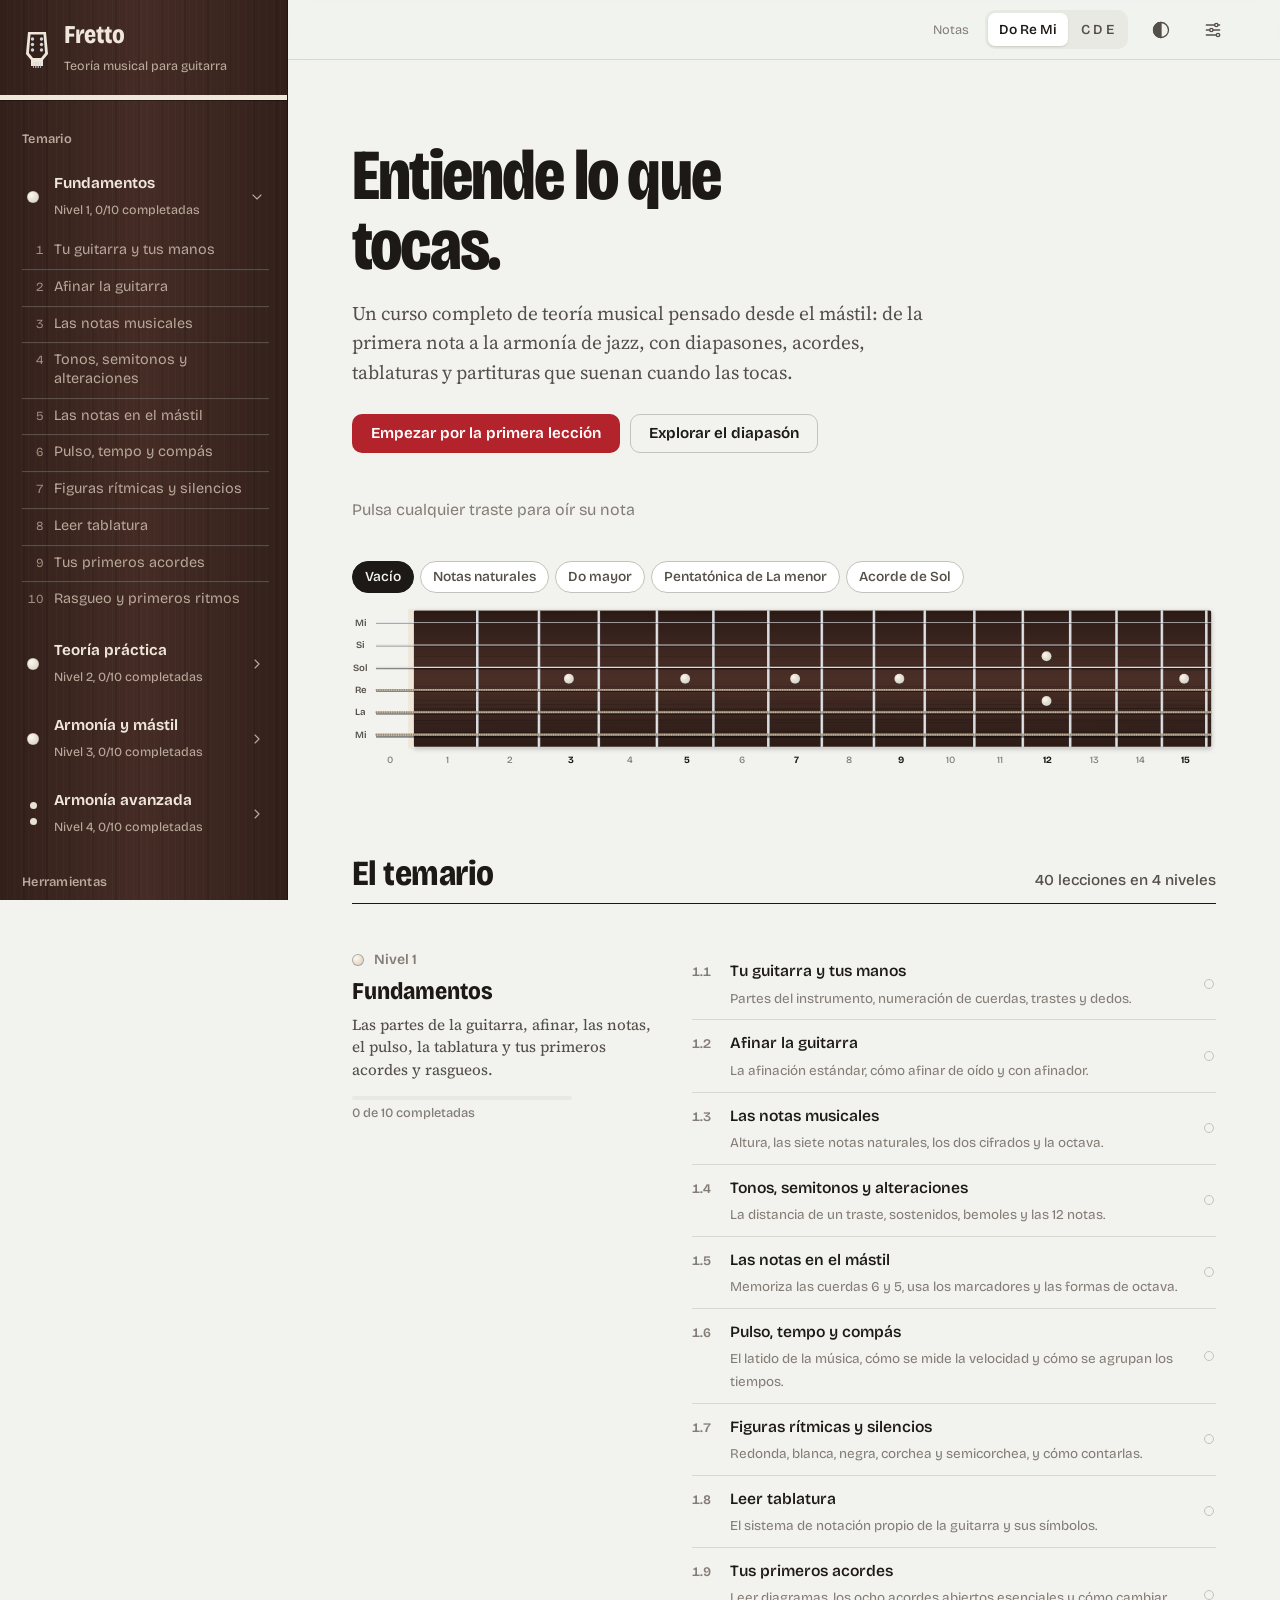
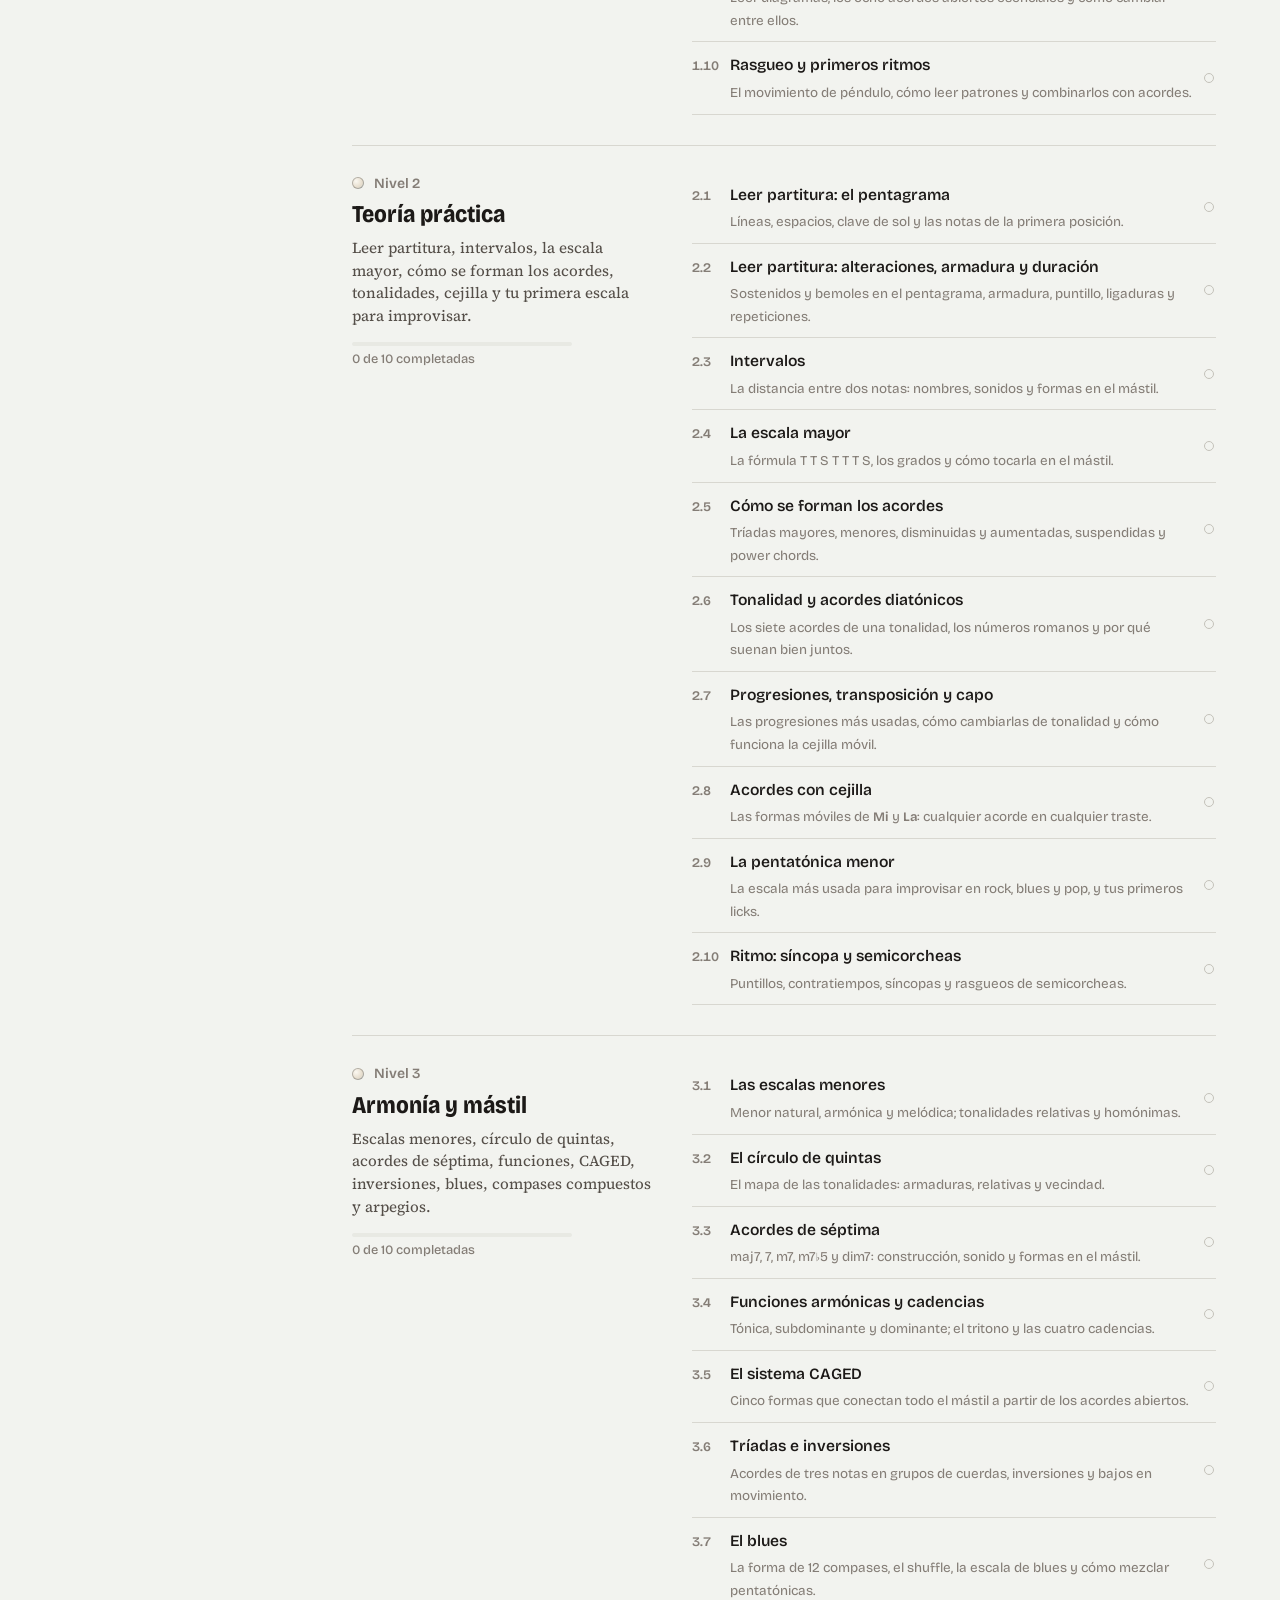
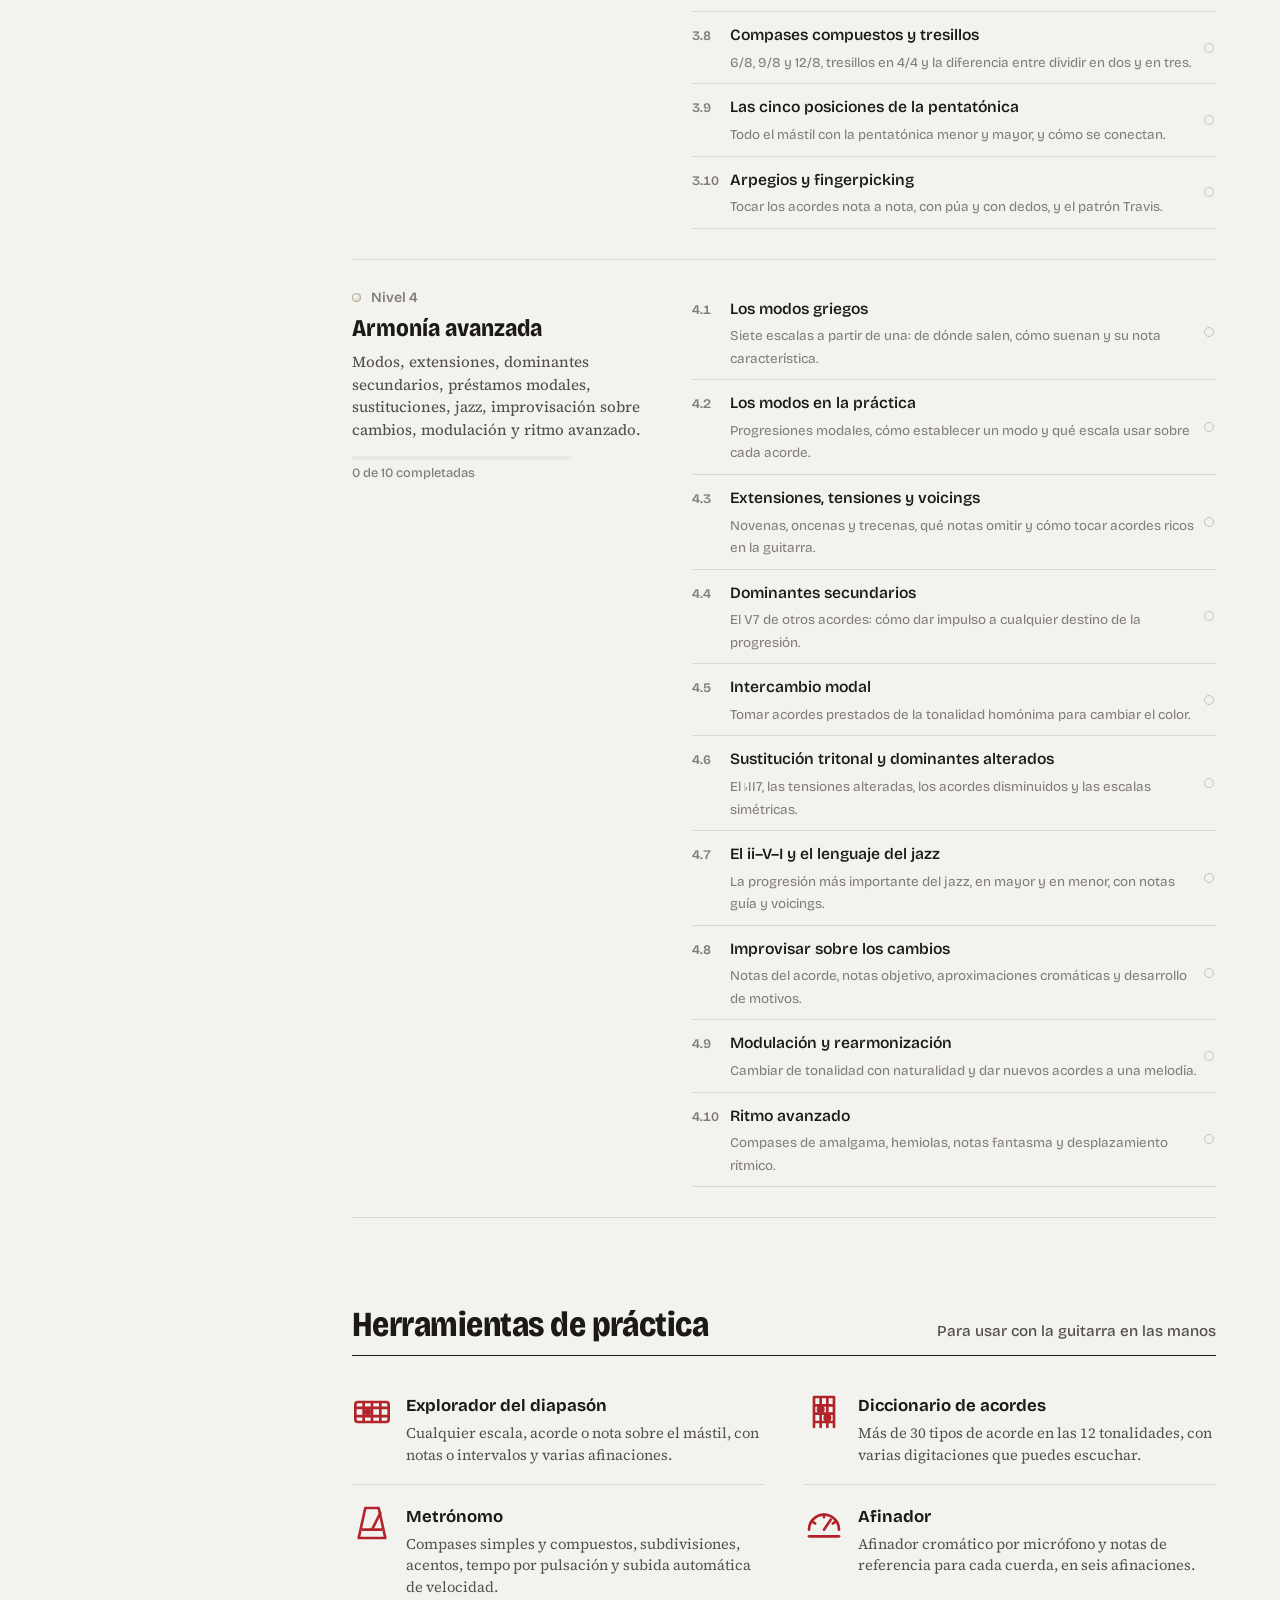
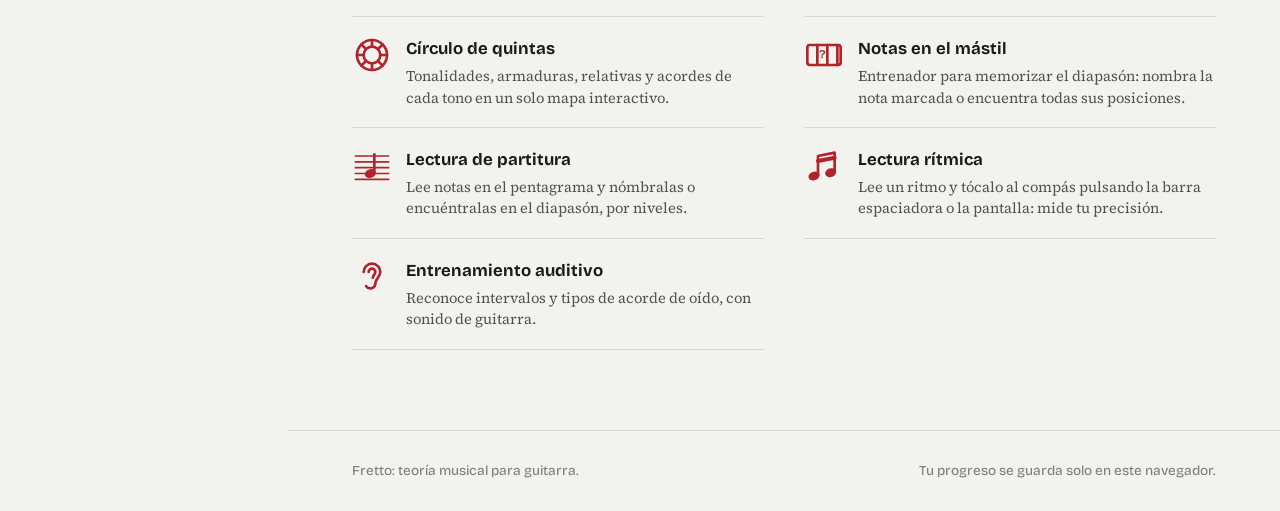
<file: index.html>
<!doctype html>
<html lang="es">
<head>
  <meta charset="utf-8">
  <meta name="viewport" content="width=device-width, initial-scale=1, viewport-fit=cover">
  <title>Fretto: teoría musical para guitarra</title>
  <meta name="description" content="Curso completo e interactivo de teoría musical aplicada a la guitarra: notas, ritmo, tablatura, partitura, acordes, escalas, armonía, modos e improvisación, con diapasón, metrónomo y afinador.">
  <meta name="theme-color" content="#f2f3ef">
  <meta property="og:title" content="Fretto: teoría musical para guitarra">
  <meta property="og:description" content="De la primera nota a la armonía de jazz, con diapasones, acordes y partituras que suenan.">
  <meta property="og:type" content="website">
  <link rel="icon" href="assets/img/icon.svg" type="image/svg+xml">
  <link rel="apple-touch-icon" href="assets/img/icon-180.png">
  <link rel="manifest" href="manifest.webmanifest">
  <link rel="preload" href="assets/fonts/bricolage.woff2" as="font" type="font/woff2" crossorigin>
  <link rel="preload" href="assets/fonts/sourceserif.woff2" as="font" type="font/woff2" crossorigin>
  <link rel="stylesheet" href="assets/css/main.css">
  <script>
    /* Aplica el tema guardado antes de pintar para evitar parpadeos */
    try { var s = JSON.parse(localStorage.getItem('fretto.settings') || '{}'); if (s.theme === 'light' || s.theme === 'dark') document.documentElement.setAttribute('data-theme', s.theme); } catch (e) {}
  </script>
</head>
<body>
  <a class="skip" href="#main">Saltar al contenido</a>
  <div class="app" id="app">
    <aside class="neck" id="neck" aria-label="Temario"></aside>
    <div class="scrim" id="scrim" aria-hidden="true"></div>
    <div class="main">
      <header class="topbar">
        <button type="button" class="icon-btn menu-btn" id="menuBtn" aria-label="Abrir el temario" aria-expanded="false" aria-controls="neck">
          <svg viewBox="0 0 24 24" fill="none" stroke="currentColor" stroke-width="1.8" stroke-linecap="round" aria-hidden="true"><path d="M4 7h16M4 12h16M4 17h16"/></svg>
        </button>
        <div class="crumbs" id="crumbs"></div>
        <div class="spacer"></div>
        <span class="seg-label" id="namingLbl">Notas</span>
        <div class="seg" id="namingSeg" role="group" aria-labelledby="namingLbl">
          <button type="button" data-v="latin" aria-pressed="true">Do Re Mi</button>
          <button type="button" data-v="english" aria-pressed="false">C D E</button>
        </div>
        <button type="button" class="icon-btn" id="themeBtn" aria-label="Cambiar tema"></button>
        <button type="button" class="icon-btn" id="settingsBtn" aria-label="Ajustes" aria-expanded="false" aria-controls="settingsPop">
          <svg viewBox="0 0 24 24" fill="none" stroke="currentColor" stroke-width="1.6" stroke-linecap="round" stroke-linejoin="round" aria-hidden="true"><path d="M4 6h10M18 6h2M4 12h4M12 12h8M4 18h12M20 18h0"/><circle cx="16" cy="6" r="2"/><circle cx="10" cy="12" r="2"/><circle cx="18" cy="18" r="2"/></svg>
        </button>
        <div class="popover" id="settingsPop" hidden role="dialog" aria-label="Ajustes"></div>
      </header>
      <main id="main" class="page" tabindex="-1"></main>
      <footer class="foot">
        <span>Fretto: teoría musical para guitarra.</span>
        <span>Tu progreso se guarda solo en este navegador.</span>
      </footer>
    </div>
  </div>
  <noscript><p style="padding:24px;font-family:sans-serif">Fretto necesita JavaScript para mostrar el diapasón, las partituras y el sonido.</p></noscript>

  <script src="assets/js/theory.js"></script>
  <script src="assets/js/audio.js"></script>
  <script src="assets/js/fretboard.js"></script>
  <script src="assets/js/notation.js"></script>
  <script src="assets/js/widgets.js"></script>
  <script src="assets/js/tools.js"></script>
  <script src="assets/js/glossary.js"></script>
  <script src="assets/js/lessons/n1.js"></script>
  <script src="assets/js/lessons/n2.js"></script>
  <script src="assets/js/lessons/n3.js"></script>
  <script src="assets/js/lessons/n4.js"></script>
  <script src="assets/js/app.js"></script>
</body>
</html>
</file>
<file: assets/css/main.css>
/* Fretto · estilos
   Identidad: el mástil de palosanto (navegación y diapasón) como único elemento
   protagonista; el resto, papel pautado tranquilo y tipografía clara. */

@font-face { font-family: 'Bricolage'; src: url('../fonts/bricolage.woff2') format('woff2-variations'), url('../fonts/bricolage.woff2') format('woff2'); font-weight: 200 800; font-stretch: 75% 100%; font-display: swap; }
@font-face { font-family: 'Source Serif'; src: url('../fonts/sourceserif.woff2') format('woff2-variations'), url('../fonts/sourceserif.woff2') format('woff2'); font-weight: 200 900; font-display: swap; }
@font-face { font-family: 'Source Serif'; src: url('../fonts/sourceserif-italic.woff2') format('woff2-variations'), url('../fonts/sourceserif-italic.woff2') format('woff2'); font-weight: 200 900; font-style: italic; font-display: swap; }
@font-face { font-family: 'Noto Music'; src: url('../fonts/notomusic.woff2') format('woff2'); font-display: swap; unicode-range: U+25CC, U+2669-266F, U+1D000-1D0F5, U+1D100-1D126, U+1D129-1D1EA, U+1D200-1D245; }

:root {
  --ui: 'Bricolage', 'Noto Music', system-ui, -apple-system, 'Segoe UI', sans-serif;
  --serif: 'Source Serif', 'Noto Music', Georgia, 'Times New Roman', serif;
  --music: 'Noto Music', 'Bravura', 'Segoe UI Symbol', serif;

  --paper: #f2f3ef;
  --surface: #ffffff;
  --surface-2: #e8e9e3;
  --ink: #1c1917;
  --ink-2: #554f49;
  --ink-3: #847d76;
  --rule: #d8d7d0;
  --rule-2: #c4c2ba;

  --rosewood: #33201b;
  --rosewood-2: #452c25;
  --rosewood-ink: #efe7da;
  --rosewood-ink-2: #b9a99a;
  --wood-1: #2c1b16;
  --wood-2: #4a2f27;
  --grain: rgba(0, 0, 0, 0.22);
  --nickel: #cfd3d8;
  --nickel-hi: #f4f6f8;
  --bone: #efe8da;
  --string: #d9dce0;
  --string-wound: #c7b9a3;

  --accent: #b2232b;
  --accent-2: #8f1a21;
  --accent-ink: #ffffff;
  --accent-soft: #f7e3e2;

  --r: #c3262e;
  --t: #d68f12;
  --f: #2a72ab;
  --s: #1f8566;
  --x: #6c579a;
  --n-fill: #efe8da;
  --n-ink: #2a1f1a;

  --focus: #2a72ab;
  --score-ink: #1c1917;
  --score-bg: #ffffff;
  --score-hi: #b2232b;

  --radius: 10px;
  --shadow: 0 1px 2px rgba(28, 25, 23, 0.06), 0 8px 24px -12px rgba(28, 25, 23, 0.18);
  --neck-w: 288px;
  color-scheme: light;
}

@media (prefers-color-scheme: dark) {
  :root:not([data-theme='light']) {
    --paper: #14100e; --surface: #1d1815; --surface-2: #2a231f; --ink: #ede6dd; --ink-2: #bdb2a7; --ink-3: #8c8178;
    --rule: #362d28; --rule-2: #4a3f38; --rosewood: #0f0b0a; --rosewood-2: #221814; --accent: #e04a51; --accent-2: #f06a70;
    --accent-ink: #1a0a0b; --accent-soft: #3a1c1d; --r: #e0464e; --t: #eaa62e; --f: #4b97d1; --s: #3aa985; --x: #9a83c9;
    --score-ink: #ede6dd; --score-bg: #1d1815; --score-hi: #f06a70; --focus: #6fb0e3; --shadow: 0 1px 2px rgba(0,0,0,.3), 0 10px 30px -14px rgba(0,0,0,.6);
    color-scheme: dark;
  }
}
:root[data-theme='dark'] {
  --paper: #14100e; --surface: #1d1815; --surface-2: #2a231f; --ink: #ede6dd; --ink-2: #bdb2a7; --ink-3: #8c8178;
  --rule: #362d28; --rule-2: #4a3f38; --rosewood: #0f0b0a; --rosewood-2: #221814; --accent: #e04a51; --accent-2: #f06a70;
  --accent-ink: #1a0a0b; --accent-soft: #3a1c1d; --r: #e0464e; --t: #eaa62e; --f: #4b97d1; --s: #3aa985; --x: #9a83c9;
  --score-ink: #ede6dd; --score-bg: #1d1815; --score-hi: #f06a70; --focus: #6fb0e3; --shadow: 0 1px 2px rgba(0,0,0,.3), 0 10px 30px -14px rgba(0,0,0,.6);
  color-scheme: dark;
}

*, *::before, *::after { box-sizing: border-box; }
html { -webkit-text-size-adjust: 100%; scroll-padding-top: 80px; }
body {
  margin: 0; background: var(--paper); color: var(--ink);
  font: 400 1.0625rem/1.68 var(--serif); font-optical-sizing: auto;
  -webkit-font-smoothing: antialiased; text-rendering: optimizeLegibility;
}
img, svg { display: block; max-width: 100%; }
a { color: inherit; text-decoration-color: color-mix(in srgb, currentColor 35%, transparent); text-underline-offset: 3px; }
a:hover { text-decoration-color: currentColor; }
button { font: inherit; color: inherit; }
:focus-visible { outline: 2.5px solid var(--focus); outline-offset: 2px; border-radius: 4px; }
::selection { background: color-mix(in srgb, var(--accent) 25%, transparent); }
.acc-s { font-family: var(--music); font-size: .78em; margin: 0 .03em 0 .02em; position: relative; top: -.04em; }
.acc-f { font-family: var(--music); font-size: .9em; margin-right: .02em; }
text .acc-s, text .acc-f { position: static; }
.fb, .cd, .chord-card, .chip, .deg, .nchip, .quiz-opt, .step, .answer-grid button, .string-btns button, .strum-cell { -webkit-tap-highlight-color: transparent; }
.sr-only { position: absolute !important; width: 1px; height: 1px; padding: 0; margin: -1px; overflow: hidden; clip: rect(0 0 0 0); white-space: nowrap; border: 0; }
.skip { position: absolute; left: 12px; top: -60px; z-index: 100; background: var(--surface); padding: 8px 14px; border-radius: 8px; font-family: var(--ui); }
.skip:focus { top: 12px; }

/* ============ Estructura ============ */
.app { display: grid; grid-template-columns: var(--neck-w) minmax(0, 1fr); min-height: 100vh; }
.main { min-width: 0; display: flex; flex-direction: column; }
.scrim { display: none; }

/* ---- El mástil (navegación) ---- */
.neck {
  position: sticky; top: 0; height: 100vh; overflow-y: auto; overscroll-behavior: contain;
  background:
    repeating-linear-gradient(90deg, rgba(255,255,255,0.018) 0 1px, transparent 1px 7px),
    repeating-linear-gradient(90deg, rgba(0,0,0,0.10) 0 2px, transparent 2px 23px),
    linear-gradient(90deg, var(--rosewood) 0%, var(--rosewood-2) 50%, var(--rosewood) 100%);
  color: var(--rosewood-ink); font-family: var(--ui);
  scrollbar-width: thin; scrollbar-color: rgba(255,255,255,.18) transparent;
  border-right: 1px solid rgba(0,0,0,.4);
}
.neck-head { padding: 22px 22px 18px; display: flex; align-items: center; gap: 12px; border-bottom: 5px solid var(--bone); box-shadow: 0 1px 0 rgba(0,0,0,.35); }
.brand { display: flex; align-items: center; gap: 12px; text-decoration: none; color: inherit; }
.brand-mark { width: 30px; height: 38px; flex: none; }
.brand-name { font-size: 1.6rem; font-weight: 750; font-stretch: 82%; letter-spacing: -0.01em; line-height: 1; }
.brand-sub { display: block; font-size: .78rem; font-weight: 450; font-stretch: 100%; color: var(--rosewood-ink-2); letter-spacing: 0; margin-top: 3px; }
.neck nav { padding: 6px 0 28px; }
.neck-sec { padding: 22px 22px 8px; font-size: .8rem; font-weight: 600; color: var(--rosewood-ink-2); letter-spacing: .02em; display: flex; align-items: center; gap: 10px; }
.neck-level { position: relative; }
.neck-level > button {
  all: unset; box-sizing: border-box; cursor: pointer; display: grid; grid-template-columns: 22px 1fr auto; align-items: center; gap: 10px;
  width: 100%; padding: 14px 22px 10px; font-weight: 650; font-size: .95rem; color: var(--rosewood-ink);
}
.neck-level > button:focus-visible { outline: 2px solid var(--nickel); outline-offset: -4px; }
.inlay { width: 12px; height: 12px; border-radius: 50%; background: radial-gradient(circle at 35% 35%, #fbf8f1, #e6ddcd 55%, #c9d3d6); box-shadow: inset 0 0 0 .5px rgba(0,0,0,.25); justify-self: center; }
.inlay.double { box-shadow: 0 -8px 0 -1px #e9e1d2, 0 8px 0 -1px #e9e1d2; width: 9px; height: 9px; background: transparent; }
.neck-level .lvl-meta { font-weight: 450; font-size: .78rem; color: var(--rosewood-ink-2); }
.neck-level .chev { transition: transform .2s; opacity: .7; }
.neck-level.open .chev { transform: rotate(90deg); }
.neck-list { list-style: none; margin: 0; padding: 0 0 6px; display: none; }
.neck-level.open .neck-list { display: block; }
.neck-list li { position: relative; }
.neck-list li + li::before { content: ''; position: absolute; left: 22px; right: 18px; top: 0; height: 2px; background: linear-gradient(180deg, rgba(255,255,255,.28), rgba(0,0,0,.35)); }
.neck-list a, .neck-tools a {
  display: grid; grid-template-columns: 22px 1fr 14px; gap: 10px; align-items: baseline;
  padding: 9px 18px 9px 22px; text-decoration: none; color: var(--rosewood-ink-2); font-size: .9rem; line-height: 1.3;
}
.neck-list a .num { font-variant-numeric: tabular-nums; font-size: .78rem; text-align: right; opacity: .8; }
.neck-list a:hover, .neck-tools a:hover { color: var(--rosewood-ink); background: rgba(255,255,255,.04); }
.neck-list a[aria-current='page'], .neck-tools a[aria-current='page'] { color: #fff; background: linear-gradient(90deg, rgba(255,255,255,.09), transparent); box-shadow: inset 3px 0 0 var(--accent); }
.done-dot { width: 8px; height: 8px; border-radius: 50%; background: radial-gradient(circle at 35% 35%, #fff, #d8cdb9); align-self: center; justify-self: end; }
.neck-tools { list-style: none; margin: 0; padding: 0; }
.neck-tools a { grid-template-columns: 22px 1fr; align-items: center; }
.neck-tools svg { width: 18px; height: 18px; opacity: .85; }
.neck-foot { padding: 18px 22px 26px; font-size: .78rem; color: var(--rosewood-ink-2); border-top: 1px solid rgba(255,255,255,.07); }

/* ---- Barra superior ---- */
.topbar {
  position: sticky; top: 0; z-index: 20; display: flex; align-items: center; gap: 14px;
  padding: 10px clamp(16px, 4vw, 48px); min-height: 58px;
  background: color-mix(in srgb, var(--paper) 86%, transparent); backdrop-filter: blur(10px); -webkit-backdrop-filter: blur(10px);
  border-bottom: 1px solid var(--rule); font-family: var(--ui);
}
.crumbs { font-size: .9rem; color: var(--ink-2); min-width: 0; white-space: nowrap; overflow: hidden; text-overflow: ellipsis; }
.crumbs a { text-decoration: none; }
.crumbs a:hover { color: var(--ink); }
.crumbs .sep { margin: 0 .45em; color: var(--ink-3); }
.topbar .spacer { flex: 1; }
.icon-btn.menu-btn { display: none; }
.icon-btn { all: unset; cursor: pointer; display: inline-grid; place-items: center; width: 38px; height: 38px; border-radius: 9px; color: var(--ink-2); }
.icon-btn:hover { background: var(--surface-2); color: var(--ink); }
.icon-btn:focus-visible { outline: 2.5px solid var(--focus); }
.icon-btn svg { width: 20px; height: 20px; }
.seg { display: inline-flex; padding: 3px; border-radius: 10px; background: var(--surface-2); gap: 2px; }
.seg button { all: unset; cursor: pointer; padding: 5px 11px; border-radius: 7px; font-size: .86rem; font-weight: 550; color: var(--ink-2); white-space: nowrap; }
.seg button[aria-pressed='true'] { background: var(--surface); color: var(--ink); box-shadow: 0 1px 2px rgba(0,0,0,.12); }
.seg button:focus-visible { outline: 2px solid var(--focus); }
.seg-label { font-size: .8rem; color: var(--ink-3); margin-right: 2px; }

.popover { position: absolute; right: clamp(16px, 4vw, 48px); top: 54px; width: min(320px, calc(100vw - 32px)); background: var(--surface); border: 1px solid var(--rule); border-radius: 14px; box-shadow: var(--shadow); padding: 18px; z-index: 40; }
.popover[hidden] { display: none; }
.popover h3 { margin: 0 0 12px; font: 650 1rem/1.3 var(--ui); }
.set-row { display: flex; align-items: center; justify-content: space-between; gap: 12px; padding: 10px 0; border-top: 1px solid var(--rule); font-size: .92rem; }
.set-row:first-of-type { border-top: 0; }
.set-row input[type='range'] { width: 130px; accent-color: var(--accent); }

/* ============ Páginas ============ */
.page { padding: clamp(28px, 5vw, 56px) clamp(16px, 5vw, 64px) 80px; flex: 1; width: 100%; }
.page:focus { outline: none; }
.wrap { max-width: 1120px; }
.prose { max-width: 980px; }
.prose > * { max-width: 68ch; }
.prose > .w, .prose > .tbl-wrap, .prose > .quiz-host, .prose > #quiz { max-width: 980px; }
.prose :where(p, ul, ol, dl, dd) { margin: 0; }
.prose > * + * { margin-top: 1em; }
.prose h2 { font: 720 clamp(1.45rem, 2.4vw, 1.8rem)/1.2 var(--ui); font-stretch: 90%; letter-spacing: -0.01em; margin-top: 2.2em; scroll-margin-top: 80px; }
.prose h3 { font: 680 1.18rem/1.3 var(--ui); margin-top: 1.8em; }
.prose h2 + *, .prose h3 + * { margin-top: .6em; }
.prose ul, .prose ol { padding-left: 1.3em; }
.prose li + li { margin-top: .35em; }
.prose li::marker { color: var(--ink-3); }
.prose strong { font-weight: 650; }
.prose em { font-style: italic; }
.prose code, .kbd { font-family: var(--ui); font-size: .9em; background: var(--surface-2); padding: .08em .4em; border-radius: 5px; }
.prose hr { border: 0; border-top: 1px solid var(--rule); margin: 2.4em 0; }
.prose table { border-collapse: collapse; width: 100%; font-family: var(--ui); font-size: .95rem; }
.tbl-wrap { overflow-x: auto; max-width: 100%; }
.prose th, .prose td { text-align: left; padding: 9px 12px; border-bottom: 1px solid var(--rule); vertical-align: top; }
.prose th { font-weight: 650; color: var(--ink-2); font-size: .86rem; border-bottom-color: var(--rule-2); }
.prose td.c, .prose th.c { text-align: center; }
.nn { font-family: var(--ui); font-weight: 650; font-size: .96em; white-space: nowrap; }
.lead { font-size: 1.2rem; line-height: 1.55; color: var(--ink-2); max-width: 60ch; }

/* Callouts */
.callout { border-left: 3px solid var(--f); padding: 2px 0 2px 18px; }
.callout .co-t { display: block; font: 650 .9rem/1.4 var(--ui); color: var(--f); margin-bottom: 2px; }
.callout.tip { border-color: var(--s); } .callout.tip .co-t { color: var(--s); }
.callout.warn { border-color: var(--t); } .callout.warn .co-t { color: color-mix(in srgb, var(--t) 80%, var(--ink)); }
.callout.key { border-color: var(--accent); } .callout.key .co-t { color: var(--accent); }

/* Figuras (widgets) */
.w { margin: 2em 0; max-width: min(100%, 980px); container-type: inline-size; }
.prose > .w { margin-top: 1.8em; margin-bottom: 1.8em; }
.w-cap { font: 450 .88rem/1.45 var(--ui); color: var(--ink-2); margin-top: 10px; max-width: 72ch; }
.w-cap b { color: var(--ink); font-weight: 650; }
.w-panel { background: var(--surface); border: 1px solid var(--rule); border-radius: 14px; padding: clamp(14px, 2.4vw, 22px); }
.w-tools { display: flex; flex-wrap: wrap; align-items: center; gap: 10px 16px; margin-bottom: 14px; font-family: var(--ui); font-size: .9rem; }
.w-tools label { display: inline-flex; align-items: center; gap: 8px; color: var(--ink-2); }
select, .input {
  font: 500 .92rem/1.2 var(--ui); color: var(--ink); background: var(--surface); border: 1px solid var(--rule-2); border-radius: 8px;
  padding: 7px 30px 7px 10px; appearance: none; -webkit-appearance: none;
  background-image: url("data:image/svg+xml,%3Csvg xmlns='http://www.w3.org/2000/svg' width='12' height='12' viewBox='0 0 12 12'%3E%3Cpath d='M2.5 4.5 6 8l3.5-3.5' fill='none' stroke='%23847d76' stroke-width='1.6'/%3E%3C/svg%3E");
  background-repeat: no-repeat; background-position: right 9px center;
}
.input { padding-right: 10px; background-image: none; }
select:focus-visible, .input:focus-visible { outline: 2.5px solid var(--focus); outline-offset: 1px; }

.btn {
  display: inline-flex; align-items: center; gap: 8px; cursor: pointer; text-decoration: none;
  font: 620 .95rem/1 var(--ui); padding: 11px 18px; border-radius: 10px; border: 1px solid transparent;
  background: var(--accent); color: var(--accent-ink); transition: background .15s;
}
.btn:hover { background: var(--accent-2); }
.btn.ghost { background: transparent; color: var(--ink); border-color: var(--rule-2); }
.btn.ghost:hover { background: var(--surface-2); }
.btn.small { padding: 7px 12px; font-size: .86rem; border-radius: 8px; }
.btn:disabled { opacity: .5; cursor: not-allowed; }
.chips { display: flex; flex-wrap: wrap; gap: 6px; }
.chip { all: unset; cursor: pointer; font: 550 .86rem/1 var(--ui); padding: 8px 12px; border-radius: 999px; border: 1px solid var(--rule-2); color: var(--ink-2); background: var(--surface); }
.chip:hover { color: var(--ink); border-color: var(--ink-3); }
.chip[aria-pressed='true'] { background: var(--ink); color: var(--paper); border-color: var(--ink); }
.chip:focus-visible { outline: 2.5px solid var(--focus); outline-offset: 2px; }

/* Iconos de reproducción */
.ico { width: 12px; height: 12px; display: inline-block; flex: none; }
.ico-play { clip-path: polygon(10% 0, 100% 50%, 10% 100%); background: currentColor; }
.ico-stop { background: currentColor; border-radius: 1.5px; width: 11px; height: 11px; }

/* ============ Diapasón ============ */
.fb-wrap { position: relative; }
.fb-scroll { overflow-x: auto; overflow-y: hidden; scrollbar-width: thin; -webkit-overflow-scrolling: touch; border-radius: 6px; }
.fb-scroll.more-right { -webkit-mask-image: linear-gradient(to right, #000 calc(100% - 56px), transparent); mask-image: linear-gradient(to right, #000 calc(100% - 56px), transparent); }
.fb-scroll.more-left { -webkit-mask-image: linear-gradient(to left, #000 calc(100% - 56px), transparent); mask-image: linear-gradient(to left, #000 calc(100% - 56px), transparent); }
.fb-scroll.more-left.more-right { -webkit-mask-image: linear-gradient(to right, transparent, #000 56px, #000 calc(100% - 56px), transparent); mask-image: linear-gradient(to right, transparent, #000 56px, #000 calc(100% - 56px), transparent); }
.fb { width: 100%; height: auto; user-select: none; -webkit-user-select: none; touch-action: pan-x; font-family: var(--ui); }
.fb:focus { outline: none; }
.fb:focus-visible { outline: 2.5px solid var(--focus); outline-offset: 3px; border-radius: 6px; }
.fb-board { filter: drop-shadow(0 2px 3px rgba(0,0,0,.25)); }
.fb-grain path { stroke: var(--grain); fill: none; }
.fb-binding { stroke: rgba(239, 232, 218, .55); stroke-width: 1.2; }
.fb-inlay { stroke: rgba(0,0,0,.2); stroke-width: .5; }
.fb-fret { fill: var(--nickel); }
.fb-fret-hi { stroke: var(--nickel-hi); stroke-width: .8; opacity: .8; }
.fb-nut { fill: var(--bone); }
.fb-str { stroke: var(--string); stroke-linecap: round; }
.fb-str.wound { stroke: var(--string-wound); }
.fb-wind { stroke: rgba(0,0,0,.35); stroke-dasharray: .9 1.3; }
.fb-str-shadow { stroke: rgba(0,0,0,.45); }
.fb-str.vib { animation: vib .45s linear; }
@keyframes vib { 0%,100% { transform: translateY(0); } 20% { transform: translateY(.9px); } 40% { transform: translateY(-.8px); } 60% { transform: translateY(.5px); } 80% { transform: translateY(-.3px); } }
.fb-name { font-size: 12px; font-weight: 600; fill: var(--ink-2); text-anchor: middle; }
.fb-num { font-size: 12px; fill: var(--ink-3); text-anchor: middle; font-weight: 500; }
.fb-num.mark { fill: var(--ink); font-weight: 700; }
.fb-region { fill: rgba(255,255,255,.07); stroke: rgba(239,232,218,.75); stroke-width: 1.5; stroke-dasharray: 5 4; }
.fb-dot circle, .fb-dot rect { stroke: rgba(0,0,0,.35); stroke-width: 1; }
.fb-dot-t { font-size: 11.5px; font-weight: 700; text-anchor: middle; pointer-events: none; }
.fb-dot.role-r circle, .fb-dot.role-r rect { fill: var(--r); } .fb-dot.role-r text { fill: #fff; }
.fb-dot.role-t circle, .fb-dot.role-t rect { fill: var(--t); } .fb-dot.role-t text { fill: #221405; }
.fb-dot.role-f circle, .fb-dot.role-f rect { fill: var(--f); } .fb-dot.role-f text { fill: #fff; }
.fb-dot.role-s circle, .fb-dot.role-s rect { fill: var(--s); } .fb-dot.role-s text { fill: #fff; }
.fb-dot.role-x circle, .fb-dot.role-x rect { fill: var(--x); } .fb-dot.role-x text { fill: #fff; }
.fb-dot.role-n circle, .fb-dot.role-n rect { fill: var(--n-fill); } .fb-dot.role-n text { fill: var(--n-ink); }
.fb-dot.ghost circle, .fb-dot.ghost rect { fill: rgba(239,232,218,.12); stroke: rgba(239,232,218,.7); stroke-dasharray: 2 2; }
.fb-dot.ghost text { fill: var(--bone); }
.fb-dot.dim { opacity: .28; }
.fb-dot.ok circle { fill: var(--s); } .fb-dot.ok text { fill: #fff; }
.fb-dot.bad circle { fill: var(--r); } .fb-dot.bad text { fill: #fff; }
.fb-dot.pulse circle, .fb-dot.pulse rect { animation: pulse 1.4s ease-in-out infinite; }
@keyframes pulse { 50% { stroke: #fff; stroke-width: 3; } }
.fb-hover circle { fill: rgba(239, 232, 218, .18); stroke: rgba(239,232,218,.75); stroke-width: 1; }
.fb-hover text { fill: var(--bone); }
.fb-focus { fill: none; stroke: var(--focus); stroke-width: 2.5; }
.fb-ripple { fill: none; stroke: var(--bone); stroke-width: 2; animation: ripple .65s ease-out forwards; transform-box: fill-box; transform-origin: center; }
@keyframes ripple { from { opacity: .95; transform: scale(.7); } to { opacity: 0; transform: scale(2.1); } }

.legend { display: flex; flex-wrap: wrap; gap: 6px 16px; font: 500 .84rem/1.3 var(--ui); color: var(--ink-2); margin-top: 10px; }
.legend span { display: inline-flex; align-items: center; gap: 6px; }
.legend i { width: 12px; height: 12px; border-radius: 50%; display: inline-block; box-shadow: inset 0 0 0 1px rgba(0,0,0,.2); }
.legend .r { background: var(--r); } .legend .t { background: var(--t); } .legend .f { background: var(--f); } .legend .s { background: var(--s); } .legend .x { background: var(--x); } .legend .n { background: var(--n-fill); }

/* ============ Diagramas de acordes ============ */
.chord-row { display: flex; flex-wrap: wrap; gap: 8px; }
.chord-card {
  all: unset; box-sizing: border-box; cursor: pointer; display: flex; flex-direction: column; align-items: center; gap: 2px;
  width: 116px; padding: 10px 6px 8px; border-radius: 12px; border: 1px solid transparent; transition: border-color .15s, background .15s;
}
.chord-card:hover { border-color: var(--rule-2); background: var(--surface); }
.chord-card:focus-visible { outline: 2.5px solid var(--focus); }
.chord-card.ring { animation: ring .5s ease-out; }
@keyframes ring { 0% { background: var(--accent-soft); } 100% { background: transparent; } }
.chord-card.active { border-color: var(--accent); background: var(--accent-soft); }
.chord-name { font: 720 1.08rem/1.2 var(--ui); }
.chord-cap { font: 500 .78rem/1.3 var(--ui); color: var(--ink-3); text-align: center; }
.cd { width: 100%; height: auto; font-family: var(--ui); overflow: visible; }
.cd-nut { fill: var(--ink); }
.cd-fret { stroke: var(--rule-2); stroke-width: 1.2; }
.cd-str { stroke: var(--ink-3); }
.cd-open { fill: none; stroke: var(--ink-2); stroke-width: 1.4; }
.cd-open.is-root { stroke: var(--r); stroke-width: 2; }
.cd-mute { stroke: var(--ink-3); stroke-width: 1.5; stroke-linecap: round; }
.cd-base { font-size: 11px; font-weight: 650; fill: var(--ink-2); text-anchor: middle; }
.cd-barre { fill: var(--ink); }
.cd-dot circle { fill: var(--ink); }
.cd-dot text, .cd-dot-t { fill: var(--paper); font-size: 9.5px; font-weight: 700; text-anchor: middle; }
.cd-dot-t.sm { font-size: 7.5px; }
.cd-dot.on-barre text { fill: var(--paper); }
.cd-dot.role-r circle { fill: var(--r); } .cd-dot.role-r text { fill: #fff; }
.cd-dot.role-t circle { fill: var(--t); } .cd-dot.role-t text { fill: #221405; }
.cd-dot.role-f circle { fill: var(--f); } .cd-dot.role-f text { fill: #fff; }
.cd-dot.role-s circle { fill: var(--s); } .cd-dot.role-s text { fill: #fff; }
.cd-dot.role-x circle { fill: var(--x); } .cd-dot.role-x text { fill: #fff; }

/* ============ Partitura ============ */
.score { margin: 0; }
.score-svg { width: 100%; overflow: hidden; }
.sc { display: block; font-family: var(--ui); }
.sc-line, .sc-ledger { stroke: var(--score-ink); stroke-width: 1; opacity: .62; }
.sc-ledger { opacity: .8; }
.sc-bar { stroke: var(--score-ink); stroke-width: 1.2; }
.sc-bar.faint { opacity: .25; }
.sc-barfill, .sc-perc { fill: var(--score-ink); }
.sc-clef { font-family: var(--music); fill: var(--score-ink); }
.sc-clef8 { font-family: var(--serif); font-weight: 700; fill: var(--score-ink); text-anchor: middle; font-style: italic; }
.sc-time { font-family: var(--serif); font-weight: 800; fill: var(--score-ink); text-anchor: middle; }
.sc-tabclef { font-family: var(--ui); font-weight: 800; fill: var(--score-ink); text-anchor: middle; }
.sc-head, .sc .fill, .sc-acc .fill { fill: var(--score-ink); }
.sc-acc line, .sc-acc .sc-acc-x { stroke: var(--score-ink); }
.sc-hole { fill: var(--score-bg); }
.sc-stem, .sc .stroke, .sc-x { stroke: var(--score-ink); }
.sc-x { stroke-linecap: round; }
.sc-tie, .sc-slide, .sc-bend, .sc-vib { fill: none; stroke: var(--score-ink); stroke-width: 1.2; }
.sc-tie { stroke-width: 1.3; }
.sc-tabbg { fill: var(--score-bg); }
.sc-tabnum { fill: var(--score-ink); text-anchor: middle; font-weight: 650; font-variant-numeric: tabular-nums; }
.sc-tech { fill: var(--ink-2); text-anchor: middle; font-weight: 650; }
.sc-chord { fill: var(--score-ink); font-weight: 720; text-anchor: middle; }
.sc-count { fill: var(--ink-3); text-anchor: middle; font-weight: 550; }
.sc-count.beat { fill: var(--ink); font-weight: 750; }
.sc-tuplet { fill: var(--score-ink); text-anchor: middle; font-style: italic; font-family: var(--serif); font-weight: 700; }
.sc-arrow { stroke: var(--ink-2); stroke-linecap: round; stroke-linejoin: round; }
.sc .ev.on .sc-head, .sc .ev.on .fill, .sc .ev.on .sc-acc .fill { fill: var(--score-hi); }
.sc .ev.on .sc-stem, .sc .ev.on .stroke, .sc .ev.on .sc-x, .sc .ev.on line { stroke: var(--score-hi); }
.sc .ev.on .sc-tabnum, .sc .ev.on .sc-count, .sc .ev.on .sc-chord { fill: var(--score-hi); }
.sc .ev.on .sc-arrow { stroke: var(--score-hi); }
.sc .ev.on .sc-ledger { stroke: var(--score-ink); }

.sc .ev.good .sc-head, .sc .ev.good .fill { fill: var(--s); } .sc .ev.good .sc-stem, .sc .ev.good .sc-x { stroke: var(--s); }
.sc .ev.near .sc-head, .sc .ev.near .fill { fill: var(--t); } .sc .ev.near .sc-stem, .sc .ev.near .sc-x { stroke: var(--t); }
.sc .ev.miss .sc-head, .sc .ev.miss .fill { fill: var(--r); } .sc .ev.miss .sc-stem, .sc .ev.miss .sc-x { stroke: var(--r); }
.player { display: flex; flex-wrap: wrap; align-items: center; gap: 10px 18px; margin-top: 12px; font: 500 .9rem/1 var(--ui); color: var(--ink-2); }
.player .btn { padding: 9px 16px; }
.player .btn.is-playing { background: var(--ink); color: var(--paper); }
.tempo { display: inline-flex; align-items: center; gap: 6px; }
.tempo output { min-width: 2.2em; text-align: center; color: var(--ink); font-weight: 700; font-variant-numeric: tabular-nums; }
.tempo .unit { color: var(--ink-3); font-size: .82rem; }
.step { all: unset; cursor: pointer; width: 28px; height: 28px; display: inline-grid; place-items: center; border-radius: 7px; border: 1px solid var(--rule-2); font-weight: 700; color: var(--ink); }
.step:hover { background: var(--surface-2); }
.step:focus-visible { outline: 2.5px solid var(--focus); }
.chk { display: inline-flex; align-items: center; gap: 7px; cursor: pointer; }
.chk input { accent-color: var(--accent); width: 16px; height: 16px; margin: 0; }

/* ============ Rasgueo ============ */
.strum { font-family: var(--ui); }
.strum-grid { display: grid; gap: 4px; margin-top: 6px; }
.strum-cell { display: flex; flex-direction: column; align-items: center; gap: 6px; padding: 10px 0 8px; border-radius: 9px; background: var(--surface-2); transition: background .08s; }
.strum-cell.beat { background: color-mix(in srgb, var(--surface-2) 70%, var(--rule-2)); }
.strum-cell svg { width: 26px; height: 34px; }
.strum-cell .arr { stroke: var(--ink); stroke-width: 3; fill: none; stroke-linecap: round; stroke-linejoin: round; }
.strum-cell.ghost .arr { stroke: var(--ink-3); opacity: .35; stroke-dasharray: 3 4; }
.strum-cell.mute .arr { stroke: var(--x); }
.strum-cell .cnt { font-size: .85rem; font-weight: 650; color: var(--ink-2); }
.strum-cell .cnt.on-beat { color: var(--ink); font-weight: 800; }
.strum-cell.on { background: var(--accent); }
.strum-cell.on .arr { stroke: var(--accent-ink); opacity: 1; }
.strum-cell.on .cnt { color: var(--accent-ink); }
.strum-pat { font-weight: 700; letter-spacing: .08em; }

/* ============ Círculo de quintas ============ */
.cof { display: grid; grid-template-columns: minmax(0, 400px) minmax(0, 1fr); gap: 28px; align-items: start; }
@container (max-width: 760px) { .cof { grid-template-columns: minmax(0, 1fr); } .cof > svg { max-width: 420px; margin: 0 auto; } }
@container (max-width: 520px) { .degrees { grid-template-columns: repeat(4, minmax(0, 1fr)); } }
.cof svg { width: 100%; height: auto; font-family: var(--ui); }
.cof-seg { cursor: pointer; transition: fill .15s; }
.cof-seg path { stroke: var(--surface); stroke-width: 2; }
.cof-seg.maj path { fill: var(--surface-2); }
.cof-seg.min path { fill: color-mix(in srgb, var(--surface-2) 60%, var(--paper)); }
.cof-seg text { fill: var(--ink); text-anchor: middle; font-weight: 700; pointer-events: none; }
.cof-seg.min text { font-weight: 550; fill: var(--ink-2); }
.cof-seg:hover path { fill: var(--rule); }
.cof-seg.fam path { fill: color-mix(in srgb, var(--accent) 22%, var(--surface-2)); }
.cof-seg.sel path { fill: var(--accent); }
.cof-seg.sel text { fill: var(--accent-ink); }
.cof-seg, .cof-seg:focus, .cof-seg:focus-visible { outline: none; -webkit-tap-highlight-color: transparent; }
.cof-ring { fill: none; stroke: var(--focus); stroke-width: 3.5; stroke-linejoin: round; pointer-events: none; }
.cof-center { font-family: var(--ui); }
.cof-info h4 { font: 720 1.4rem/1.2 var(--ui); margin: 0 0 4px; }
.cof-info .sub { color: var(--ink-2); font: 500 .95rem/1.4 var(--ui); margin: 0 0 14px; }

/* Tabla de grados */
.degrees { display: grid; grid-template-columns: repeat(7, minmax(0, 1fr)); gap: 6px; font-family: var(--ui); }
.deg { all: unset; box-sizing: border-box; cursor: pointer; text-align: center; padding: 10px 4px; border-radius: 10px; background: var(--surface-2); }
.deg:hover { background: var(--rule); }
.deg:focus-visible { outline: 2.5px solid var(--focus); }
.deg .rn { display: block; font-weight: 750; font-size: 1.05rem; font-family: var(--serif); }
.deg .cn { display: block; font-size: .86rem; color: var(--ink-2); margin-top: 3px; white-space: nowrap; }
.deg.fn-T { box-shadow: inset 0 -3px 0 var(--f); } .deg.fn-S { box-shadow: inset 0 -3px 0 var(--t); } .deg.fn-D { box-shadow: inset 0 -3px 0 var(--r); }
.deg.active { background: var(--ink); color: var(--paper); } .deg.active .cn { color: var(--paper); }

/* Notas en fila (escala / fórmula) */
.notes-row { display: flex; flex-wrap: wrap; align-items: center; gap: 4px; font-family: var(--ui); }
.nchip { all: unset; cursor: pointer; display: inline-flex; flex-direction: column; align-items: center; min-width: 46px; padding: 8px 6px 7px; border-radius: 10px; background: var(--surface-2); }
.nchip b { font-size: 1rem; font-weight: 720; }
.nchip small { font-size: .74rem; color: var(--ink-3); margin-top: 2px; }
.nchip.r { background: var(--r); color: #fff; } .nchip.r small { color: rgba(255,255,255,.8); }
.nchip:hover { filter: brightness(.96); }
.nchip:focus-visible { outline: 2.5px solid var(--focus); }
.step-gap { font: 700 .8rem/1 var(--ui); color: var(--ink-3); min-width: 18px; text-align: center; }
.step-gap.S { color: var(--accent); }

/* ============ Test ============ */
.quiz { font-family: var(--ui); background: var(--surface); border: 1px solid var(--rule); border-radius: 16px; padding: clamp(18px, 3vw, 28px); margin-top: 1.4em; }
.quiz-q { font: 650 1.08rem/1.45 var(--ui); margin: 0 0 14px; }
.quiz-prog { font-size: .86rem; color: var(--ink-3); margin-bottom: 8px; display: flex; justify-content: space-between; }
.quiz-opts { display: grid; gap: 8px; }
.quiz-opt { all: unset; box-sizing: border-box; cursor: pointer; padding: 12px 14px; border-radius: 10px; border: 1px solid var(--rule-2); font-weight: 520; display: flex; gap: 12px; align-items: center; }
.quiz-opt:hover:not([disabled]) { border-color: var(--ink-3); background: var(--paper); }
.quiz-opt:focus-visible { outline: 2.5px solid var(--focus); }
.quiz-opt .k { width: 24px; height: 24px; flex: none; border-radius: 6px; background: var(--surface-2); display: grid; place-items: center; font-size: .8rem; font-weight: 700; color: var(--ink-2); }
.quiz-opt.ok { border-color: var(--s); background: color-mix(in srgb, var(--s) 12%, var(--surface)); }
.quiz-opt.ok .k { background: var(--s); color: #fff; }
.quiz-opt.bad { border-color: var(--r); background: color-mix(in srgb, var(--r) 10%, var(--surface)); }
.quiz-opt.bad .k { background: var(--r); color: #fff; }
.quiz-opt[disabled] { cursor: default; }
.quiz-why { margin-top: 14px; font: 450 .96rem/1.55 var(--serif); color: var(--ink-2); }
.quiz-foot { display: flex; justify-content: flex-end; margin-top: 16px; gap: 10px; }
.quiz-score { font: 750 2.4rem/1 var(--ui); }
.quiz-done p { margin: 8px 0 18px; color: var(--ink-2); font-family: var(--serif); }

/* ============ Inicio ============ */
.hero { padding-top: clamp(8px, 2vw, 24px); }
.hero h1 { font: 780 clamp(2.4rem, 5.6vw, 4.6rem)/0.98 var(--ui); font-stretch: 80%; letter-spacing: -0.025em; margin: 0; max-width: 15ch; }
.hero .lead { margin-top: 18px; }
.hero-actions { display: flex; flex-wrap: wrap; gap: 10px; margin-top: 26px; }
.hero-fb { margin-top: clamp(28px, 4vw, 44px); }
.hero-bar { display: flex; flex-wrap: wrap; align-items: end; justify-content: space-between; gap: 12px 24px; margin-bottom: 12px; font-family: var(--ui); }
.readout { display: flex; align-items: baseline; gap: 14px; min-height: 52px; }
.readout .big { font: 780 2.6rem/1 var(--ui); font-stretch: 85%; min-width: 2.4ch; }
.readout .meta { font-size: .92rem; color: var(--ink-2); line-height: 1.4; }
.readout .hint { color: var(--ink-3); font-size: 1rem; }

.sec-head { display: flex; align-items: baseline; justify-content: space-between; gap: 16px; margin: clamp(56px, 7vw, 88px) 0 18px; border-bottom: 1px solid var(--ink); padding-bottom: 10px; }
.sec-head h2 { font: 760 clamp(1.6rem, 3vw, 2.2rem)/1.1 var(--ui); font-stretch: 85%; margin: 0; letter-spacing: -0.015em; }
.sec-head p { margin: 0; color: var(--ink-2); font: 500 .95rem/1.4 var(--ui); }

.levels { display: grid; }
.level { display: grid; grid-template-columns: minmax(200px, 300px) minmax(0, 1fr); gap: 16px 40px; padding: 26px 0 30px; border-bottom: 1px solid var(--rule); }
.level-id { font-family: var(--ui); }
.level-num { display: flex; align-items: center; gap: 10px; font-size: .88rem; color: var(--ink-3); font-weight: 600; }
.level-id h3 { font: 740 1.5rem/1.15 var(--ui); font-stretch: 88%; margin: 6px 0 8px; }
.level-id p { margin: 0; font: 450 .95rem/1.5 var(--serif); color: var(--ink-2); }
.meter { height: 4px; background: var(--surface-2); border-radius: 4px; margin-top: 14px; overflow: hidden; max-width: 220px; }
.meter i { display: block; height: 100%; background: var(--accent); border-radius: 4px; }
.meter-l { font: 500 .8rem/1 var(--ui); color: var(--ink-3); margin-top: 7px; }
.lesson-list { list-style: none; margin: 0; padding: 0; columns: 2 280px; column-gap: 36px; font-family: var(--ui); }
.lesson-list li { break-inside: avoid; }
.lesson-list a { display: grid; grid-template-columns: 30px 1fr 12px; gap: 8px; padding: 9px 0; text-decoration: none; border-bottom: 1px solid var(--rule); align-items: baseline; }
.lesson-list a:hover .t { text-decoration: underline; text-underline-offset: 3px; text-decoration-color: var(--ink-3); }
.lesson-list .n { font-size: .82rem; color: var(--ink-3); font-variant-numeric: tabular-nums; font-weight: 600; }
.lesson-list .t { font-weight: 560; font-size: .98rem; line-height: 1.35; }
.lesson-list .d { display: block; font-weight: 420; font-size: .84rem; color: var(--ink-3); margin-top: 2px; }
.lesson-list .ck { width: 10px; height: 10px; border-radius: 50%; border: 1.5px solid var(--rule-2); align-self: center; }
.lesson-list .ck.on { background: var(--s); border-color: var(--s); }

.tool-list { display: grid; grid-template-columns: repeat(auto-fill, minmax(min(100%, 330px), 1fr)); column-gap: 40px; font-family: var(--ui); }
.tool-list a { display: grid; grid-template-columns: 40px 1fr; gap: 14px; padding: 18px 0; border-bottom: 1px solid var(--rule); text-decoration: none; align-items: start; }
.tool-list svg { width: 40px; height: 40px; color: var(--accent); }
.tool-list b { display: block; font-weight: 680; font-size: 1.05rem; }
.tool-list span { display: block; color: var(--ink-2); font-size: .92rem; line-height: 1.45; margin-top: 3px; font-family: var(--serif); }
.tool-list a:hover b { text-decoration: underline; text-underline-offset: 3px; }

.foot { padding: 30px clamp(16px, 5vw, 64px); border-top: 1px solid var(--rule); font: 450 .85rem/1.5 var(--ui); color: var(--ink-3); display: flex; flex-wrap: wrap; gap: 8px 24px; justify-content: space-between; }

/* ============ Lección ============ */
.lesson-grid { display: grid; grid-template-columns: minmax(0, 1fr) 200px; gap: 44px; max-width: 1240px; }
.lesson-head { max-width: 68ch; margin-bottom: 30px; }
.lesson-head .kick { font: 600 .92rem/1.3 var(--ui); color: var(--ink-2); display: flex; gap: 14px; flex-wrap: wrap; align-items: center; }
.lesson-head .kick a { text-decoration: none; color: var(--accent); }
.lesson-head h1 { font: 780 clamp(2.1rem, 4.4vw, 3.3rem)/1.02 var(--ui); font-stretch: 84%; letter-spacing: -0.02em; margin: 12px 0 14px; }
.lesson-head .lead { margin: 0; }
.objectives { margin-top: 22px; padding: 16px 20px; background: var(--surface); border: 1px solid var(--rule); border-radius: 12px; font-family: var(--ui); font-size: .95rem; }
.objectives b { display: block; font-weight: 650; margin-bottom: 6px; }
.objectives ul { margin: 0; padding-left: 1.2em; color: var(--ink-2); }
.objectives li + li { margin-top: 3px; }
.toc { position: sticky; top: 84px; align-self: start; font-family: var(--ui); font-size: .88rem; }
.toc b { display: block; font-weight: 650; margin-bottom: 10px; color: var(--ink-2); }
.toc ol { list-style: none; margin: 0; padding: 0; border-left: 1px solid var(--rule); }
.toc a { display: block; padding: 5px 0 5px 14px; margin-left: -1px; border-left: 2px solid transparent; text-decoration: none; color: var(--ink-3); line-height: 1.35; }
.toc a:hover { color: var(--ink); }
.toc a.cur { color: var(--ink); border-left-color: var(--accent); }
.practice { counter-reset: p; list-style: none; padding: 0 !important; }
.practice li { counter-increment: p; display: grid; grid-template-columns: 34px 1fr; gap: 6px; padding: 12px 0; border-top: 1px solid var(--rule); margin: 0 !important; }
.practice li::before { content: counter(p); font: 750 .9rem/1.6 var(--ui); color: var(--accent); }
.lesson-nav { display: grid; grid-template-columns: 1fr 1fr; gap: 16px; margin-top: 56px; max-width: 68ch; font-family: var(--ui); }
.lesson-nav a { display: block; padding: 16px 18px; border: 1px solid var(--rule); border-radius: 12px; text-decoration: none; background: var(--surface); }
.lesson-nav a:hover { border-color: var(--ink-3); }
.lesson-nav small { display: block; color: var(--ink-3); font-size: .82rem; margin-bottom: 4px; }
.lesson-nav b { font-weight: 650; }
.lesson-nav .next { text-align: right; grid-column: 2; }
.complete-bar { display: flex; flex-wrap: wrap; align-items: center; gap: 14px; margin-top: 30px; padding: 18px 20px; border-radius: 12px; background: var(--surface-2); font-family: var(--ui); max-width: 68ch; }
.complete-bar p { margin: 0; flex: 1; min-width: 200px; font-size: .95rem; color: var(--ink-2); }

/* ============ Herramientas ============ */
.tool-head { max-width: 72ch; margin-bottom: 26px; }
.tool-head h1 { font: 780 clamp(2rem, 4vw, 3rem)/1.04 var(--ui); font-stretch: 84%; letter-spacing: -0.02em; margin: 0 0 10px; }
.tool-head p { margin: 0; color: var(--ink-2); font-size: 1.1rem; }
.panel-grid { display: grid; grid-template-columns: repeat(auto-fit, minmax(min(100%, 300px), 1fr)); gap: 18px; }
.stats-row { display: flex; flex-wrap: wrap; gap: 12px 40px; margin-top: 14px; }
.stat { font-family: var(--ui); }
.stat b { display: block; font-size: 2rem; font-weight: 760; line-height: 1.1; }
.stat span { color: var(--ink-3); font-size: .86rem; }
.big-note { font: 780 clamp(3.2rem, 9vw, 5.4rem)/1 var(--ui); font-stretch: 82%; text-align: center; }
.feedback { font: 600 1rem/1.4 var(--ui); min-height: 1.4em; }
.feedback.ok { color: var(--s); } .feedback.bad { color: var(--r); }
.answer-grid { display: grid; grid-template-columns: repeat(auto-fill, minmax(84px, 1fr)); gap: 8px; }
.answer-grid button { all: unset; box-sizing: border-box; cursor: pointer; text-align: center; padding: 12px 6px; border-radius: 10px; border: 1px solid var(--rule-2); font: 650 1rem/1.2 var(--ui); background: var(--surface); }
.answer-grid button:hover { border-color: var(--ink-3); }
.answer-grid button:focus-visible { outline: 2.5px solid var(--focus); }
.answer-grid button.ok { background: var(--s); border-color: var(--s); color: #fff; }
.answer-grid button.bad { background: var(--r); border-color: var(--r); color: #fff; }

/* Metrónomo */
.metro { display: grid; justify-items: center; gap: 20px; padding: 10px 0; font-family: var(--ui); }
.metro-bpm { font: 780 clamp(4rem, 12vw, 7rem)/1 var(--ui); font-stretch: 80%; font-variant-numeric: tabular-nums; }
.metro-bpm small { font-size: 1rem; font-weight: 550; color: var(--ink-3); margin-left: 6px; }
.metro-dots { display: flex; gap: 12px; }
.metro-dots i { width: 22px; height: 22px; border-radius: 50%; background: var(--surface-2); box-shadow: inset 0 0 0 1px var(--rule-2); transition: background .05s; }
.metro-dots i.acc { width: 26px; height: 26px; }
.metro-dots i.on { background: var(--ink); }
.metro-dots i.acc.on { background: var(--accent); }
.metro input[type='range'] { width: min(100%, 420px); accent-color: var(--accent); }
.metro-row { display: flex; flex-wrap: wrap; gap: 10px; justify-content: center; align-items: center; }

/* Afinador */
.tuner-gauge { width: 100%; max-width: 520px; margin: 0 auto; display: block; font-family: var(--ui); }
.tuner-gauge .tick { stroke: var(--ink-3); }
.tuner-gauge .tick.major { stroke: var(--ink); stroke-width: 2; }
.tuner-gauge .needle { stroke: var(--accent); stroke-width: 3; stroke-linecap: round; transition: transform .12s ease-out; transform-origin: 260px 250px; }
.tuner-gauge .zone { fill: color-mix(in srgb, var(--s) 18%, transparent); }
.string-btns { display: flex; flex-wrap: wrap; gap: 8px; justify-content: center; }
.string-btns button { all: unset; cursor: pointer; width: 60px; padding: 12px 0; border-radius: 12px; border: 1px solid var(--rule-2); text-align: center; font: 700 1.1rem/1.1 var(--ui); background: var(--surface); }
.string-btns button small { display: block; font-size: .72rem; font-weight: 500; color: var(--ink-3); margin-top: 3px; }
.string-btns button:hover, .string-btns button.on { border-color: var(--accent); }
.string-btns button.on { background: var(--accent-soft); }
.string-btns button:focus-visible { outline: 2.5px solid var(--focus); }

/* Glosario */
.gloss dt { font: 680 1.08rem/1.3 var(--ui); margin-top: 1.4em; }
.gloss dd { margin: 4px 0 0; color: var(--ink-2); }
.gloss-letters { display: flex; flex-wrap: wrap; gap: 4px; margin-bottom: 20px; font-family: var(--ui); }
.gloss-letters a { padding: 4px 9px; border-radius: 6px; text-decoration: none; background: var(--surface-2); font-weight: 600; font-size: .9rem; }

.empty { color: var(--ink-3); font-family: var(--ui); }

/* ============ Responsive ============ */
@media (max-width: 1379px) {
  .lesson-grid { grid-template-columns: minmax(0, 1fr); }
  .toc { display: none; }
}
@media (max-width: 980px) {
  .app { grid-template-columns: minmax(0, 1fr); }
  .neck { position: fixed; left: 0; top: 0; bottom: 0; width: min(320px, 86vw); z-index: 60; transform: translateX(-102%); transition: transform .25s ease; box-shadow: 0 0 40px rgba(0,0,0,.4); }
  .app.nav-open .neck { transform: none; }
  .scrim { display: block; position: fixed; inset: 0; background: rgba(20, 14, 12, .45); z-index: 50; opacity: 0; pointer-events: none; transition: opacity .2s; }
  .app.nav-open .scrim { opacity: 1; pointer-events: auto; }
  .icon-btn.menu-btn { display: inline-grid; }
  .level { grid-template-columns: 1fr; }
  .cof { grid-template-columns: 1fr; }
}
@media (max-width: 640px) {
  body { font-size: 1.02rem; }
  .seg-label { display: none; }
  .crumbs { display: none; }
  .topbar { gap: 8px; }
  .lesson-nav { grid-template-columns: 1fr; }
  .lesson-nav .next { grid-column: 1; }
  .degrees { grid-template-columns: repeat(4, minmax(0, 1fr)); }
  .readout .big { font-size: 2.1rem; }
  .chord-card { width: 98px; }
}
@media (prefers-reduced-motion: reduce) {
  *, *::before, *::after { animation-duration: .001ms !important; animation-iteration-count: 1 !important; transition-duration: .001ms !important; }
}
@media print {
  .neck, .topbar, .player, .quiz, .lesson-nav, .complete-bar, .toc { display: none !important; }
  .app { display: block; }
}
</file>
